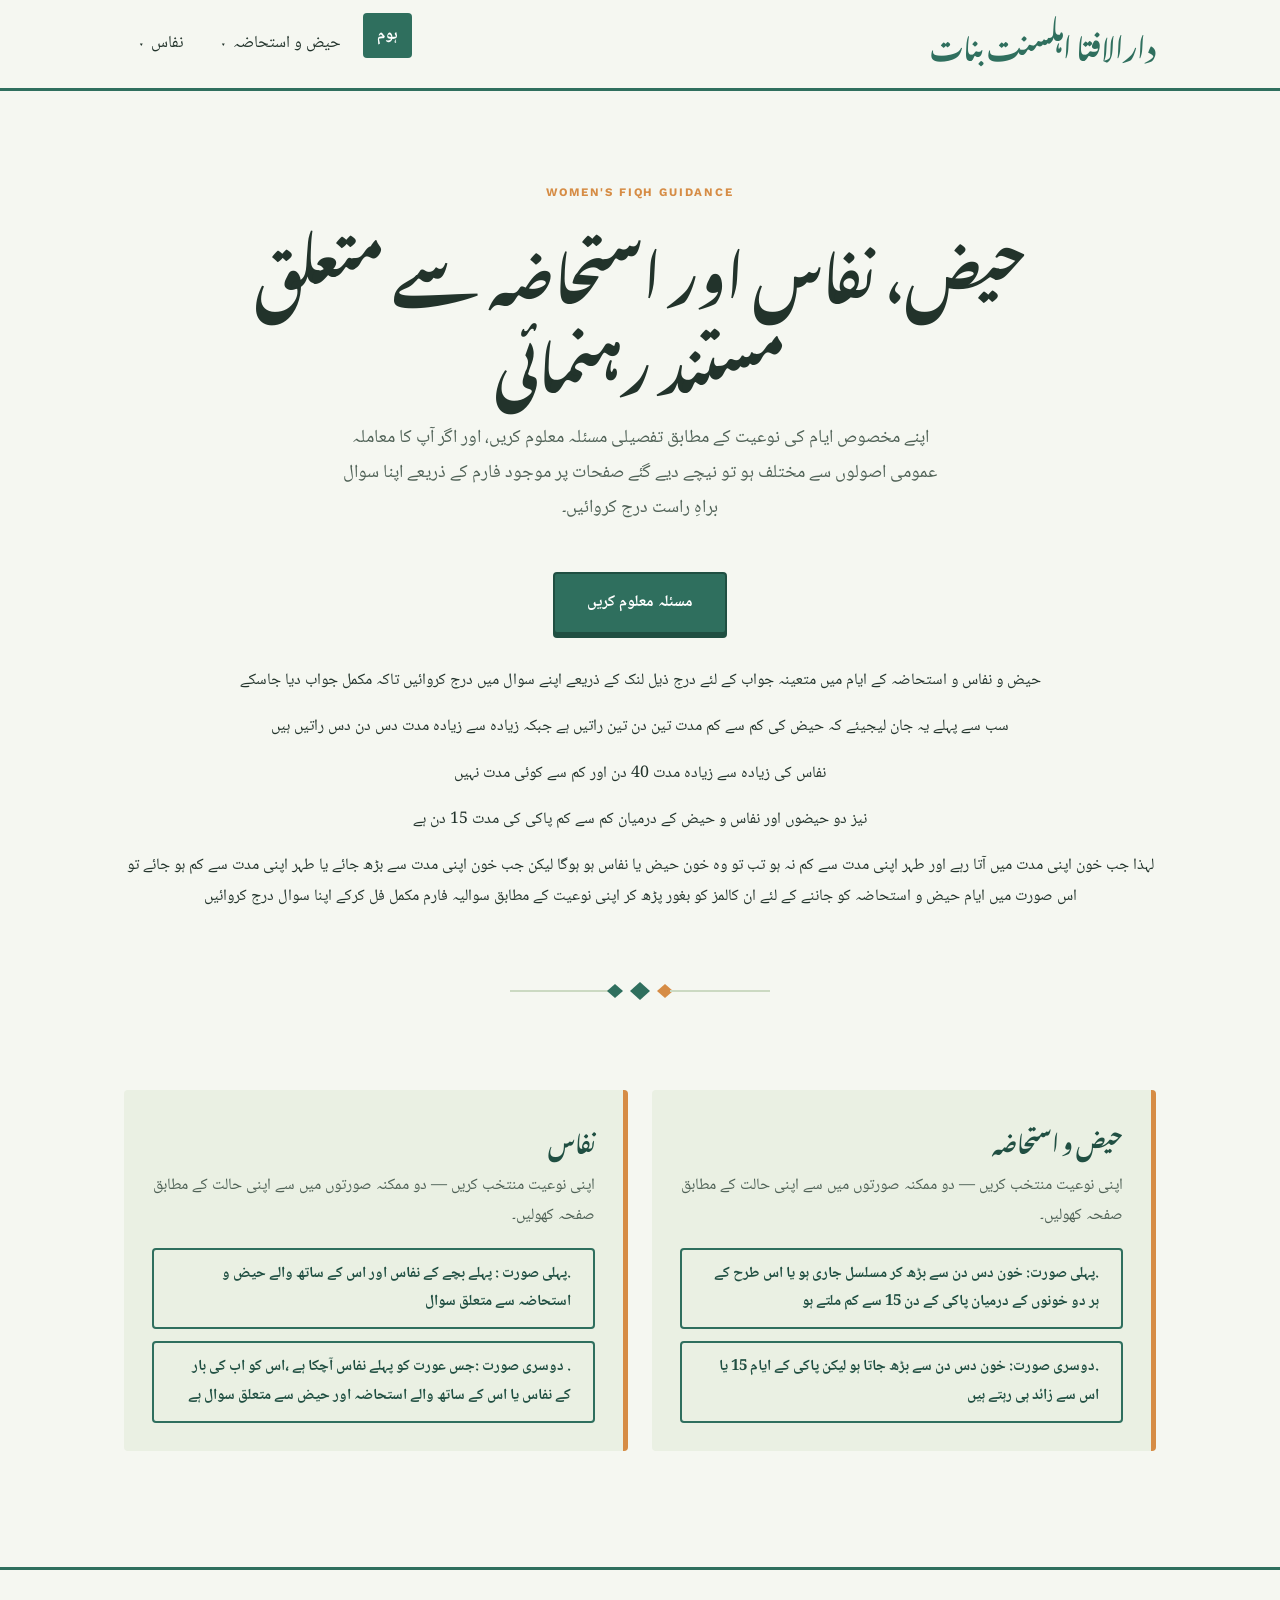
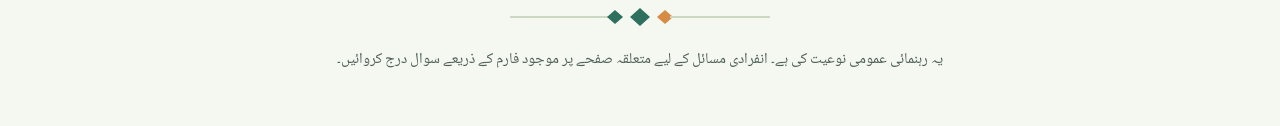
<file: index.html>
<!DOCTYPE html>
<html lang="ur" dir="rtl">
<head>
<meta charset="UTF-8">
<meta name="viewport" content="width=device-width, initial-scale=1.0">
<title>مسائلِ طہارت — رہنمائی و سوالات</title>
<link rel="preconnect" href="https://fonts.googleapis.com">
<link href="https://fonts.googleapis.com/css2?family=Noto+Nastaliq+Urdu:wght@400;700&family=Noto+Naskh+Arabic:wght@400;700&family=Work+Sans:wght@400;600;700&display=swap" rel="stylesheet">
<link rel="stylesheet" href="style.css">
</head>
<body dir="rtl">

<header class="site-header">
  <div class="nav-wrap">
    <a href="index.html" class="brand"><span>دارالافتا اہلسنت بنات</span></a>
    <button class="nav-toggle" aria-label="مینیو کھولیں" aria-expanded="false">
      <span></span><span></span><span></span>
    </button>
    <ul class="nav-links">
      <li><a href="index.html" class="active">ہوم</a></li>
      <li class="nav-item-dropdown">
        <a href="#" class="dropdown-toggle">حیض و استحاضہ <span class="caret">▾</span></a>
        <ul class="dropdown-menu">
          <li><a href="h-case1.html">پہلی صورت</a></li>
          <li><a href="h-case2.html">دوسری صورت</a></li>
        </ul>
      </li>
      <li class="nav-item-dropdown">
        <a href="#" class="dropdown-toggle">نفاس <span class="caret">▾</span></a>
        <ul class="dropdown-menu">
          <li><a href="nifas-case1.html">پہلی صورت</a></li>
          <li><a href="nifas-case2.html">دوسری صورت</a></li>
        </ul>
      </li>
    </ul>
  </div>
</header>

<section class="hero">
  <p class="eyebrow" style="font-family:'Work Sans',sans-serif;">Women's Fiqh Guidance</p>
  <h1>حیض، نفاس اور استحاضہ سے متعلق<br>مستند رہنمائی</h1>
  <p class="lead">اپنے مخصوص ایام کی نوعیت کے مطابق تفصیلی مسئلہ معلوم کریں، اور اگر آپ کا معاملہ عمومی اصولوں سے مختلف ہو تو نیچے دیے گئے صفحات پر موجود فارم کے ذریعے اپنا سوال براہِ راست درج کروائیں۔</p>
   <p class="btn btn-primary">مسئلہ معلوم کریں</p>
  <p >حیض و نفاس و استحاضہ کے ایام میں متعینہ جواب کے لئے درج ذیل لنک کے ذریعے اپنے سوال میں درج کروائیں تاکہ مکمل جواب دیا جاسکے</p>
   <p >سب سے پہلے یہ جان لیجیئے کہ حیض کی کم سے کم مدت تین دن تین راتیں ہے جبکہ زیادہ سے زیادہ مدت دس دن دس راتیں ہیں 
</p>
<p >نفاس کی زیادہ سے زیادہ مدت 40 دن اور کم سے کوئی مدت نہیں </p>
<p >نیز دو حیضوں اور نفاس و حیض کے درمیان کم سے کم پاکی کی مدت 15 دن ہے </p>
<p >لہذا جب خون اپنی مدت میں آتا رہے اور طہر اپنی مدت سے کم نہ ہو تب تو وہ خون حیض یا نفاس ہو ہوگا 
لیکن جب خون اپنی مدت سے بڑھ جائے یا طہر اپنی مدت سے کم ہو جائے تو اس صورت میں ایام حیض و استحاضہ  کو جاننے کے لئے ان کالمز کو بغور پڑھ کر اپنی نوعیت کے مطابق سوالیہ فارم مکمل فل کرکے اپنا سوال درج کروائیں</p>
</section>


<svg class="stroke-divider" viewBox="0 0 260 22">
  <line x1="0" y1="11" x2="100" y2="11" />
  <polygon class="diamond" points="130,2 140,11 130,20 120,11" />
  <polygon class="diamond" points="155,4 163,11 155,18 147,11" />
  <polygon class="diamond" points="105,4 113,11 105,18 97,11" />
  <line x1="160" y1="11" x2="260" y2="11" />
</svg>

<section class="section">
  <div class="cards">
    <div class="card">
      <h3>حیض و استحاضہ</h3>
      <p>اپنی نوعیت منتخب کریں — دو ممکنہ صورتوں میں سے اپنی حالت کے مطابق صفحہ کھولیں۔</p>
     <div style="display:flex; gap:12px; flex-wrap:wrap; margin-top:6px;">
        <a href="h-case1.html" class="btn btn-outline" style="padding:10px 22px; font-size:.95rem;">.پہلی صورت: خون دس دن سے بڑھ کر مسلسل جاری ہو یا اس طرح کے ہر دو خونوں کے درمیان پاکی کے دن 15 سے کم ملتے ہو </a>
        <a href="h-case2.html" class="btn btn-outline" style="padding:10px 22px; font-size:.95rem;">.دوسری صورت: خون دس دن سے بڑھ جاتا ہو لیکن پاکی کے ایام 15 یا اس سے زائد ہی رہتے ہیں</a>
      </div>
    </div>
    <div class="card">
      <h3>نفاس</h3>
      <p>اپنی نوعیت منتخب کریں — دو ممکنہ صورتوں میں سے اپنی حالت کے مطابق صفحہ کھولیں۔</p>
       <div style="display:flex; gap:12px; flex-wrap:wrap; margin-top:6px;">
        <a href="nifas-case1.html" class="btn btn-outline" style="padding:10px 22px; font-size:.95rem;">.پہلی صورت :  پہلے بچے کے نفاس اور اس کے ساتھ والے حیض و استحاضہ سے متعلق سوال </a>
        <a href="nifas-case2.html" class="btn btn-outline" style="padding:10px 22px; font-size:.95rem;">. دوسری صورت :جس عورت کو پہلے نفاس آچکا ہے ،اس کو اب کی بار کے نفاس یا اس کے ساتھ والے استحاضہ اور حیض سے متعلق سوال ہے</a>
      </div>
    </div>
  </div>
</section>

<footer class="site-footer">
  <svg class="stroke-divider" viewBox="0 0 260 22">
  <line x1="0" y1="11" x2="100" y2="11" />
  <polygon class="diamond" points="130,2 140,11 130,20 120,11" />
  <polygon class="diamond" points="155,4 163,11 155,18 147,11" />
  <polygon class="diamond" points="105,4 113,11 105,18 97,11" />
  <line x1="160" y1="11" x2="260" y2="11" />
</svg>
  <p>یہ رہنمائی عمومی نوعیت کی ہے۔ انفرادی مسائل کے لیے متعلقہ صفحے پر موجود فارم کے ذریعے سوال درج کروائیں۔</p>
</footer>

<script src="script.js"></script>
</body>
</html>
</file>
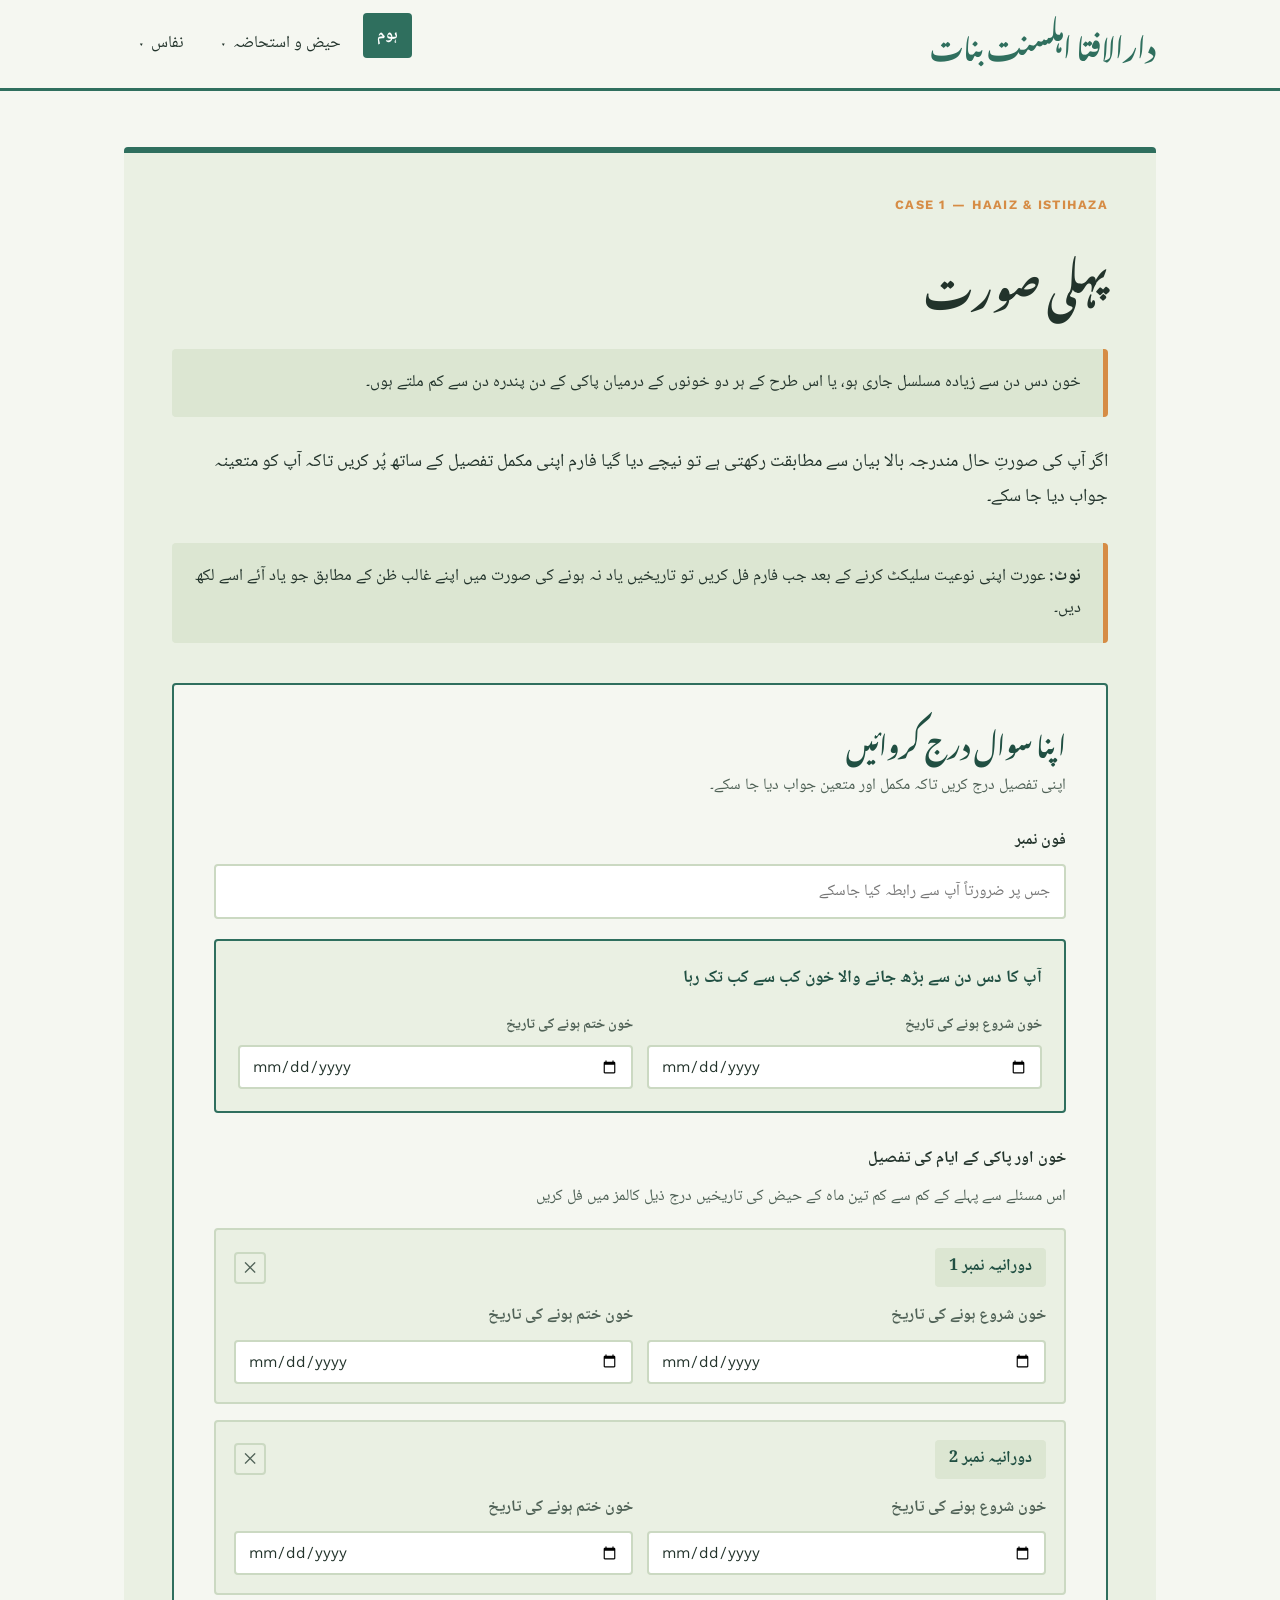
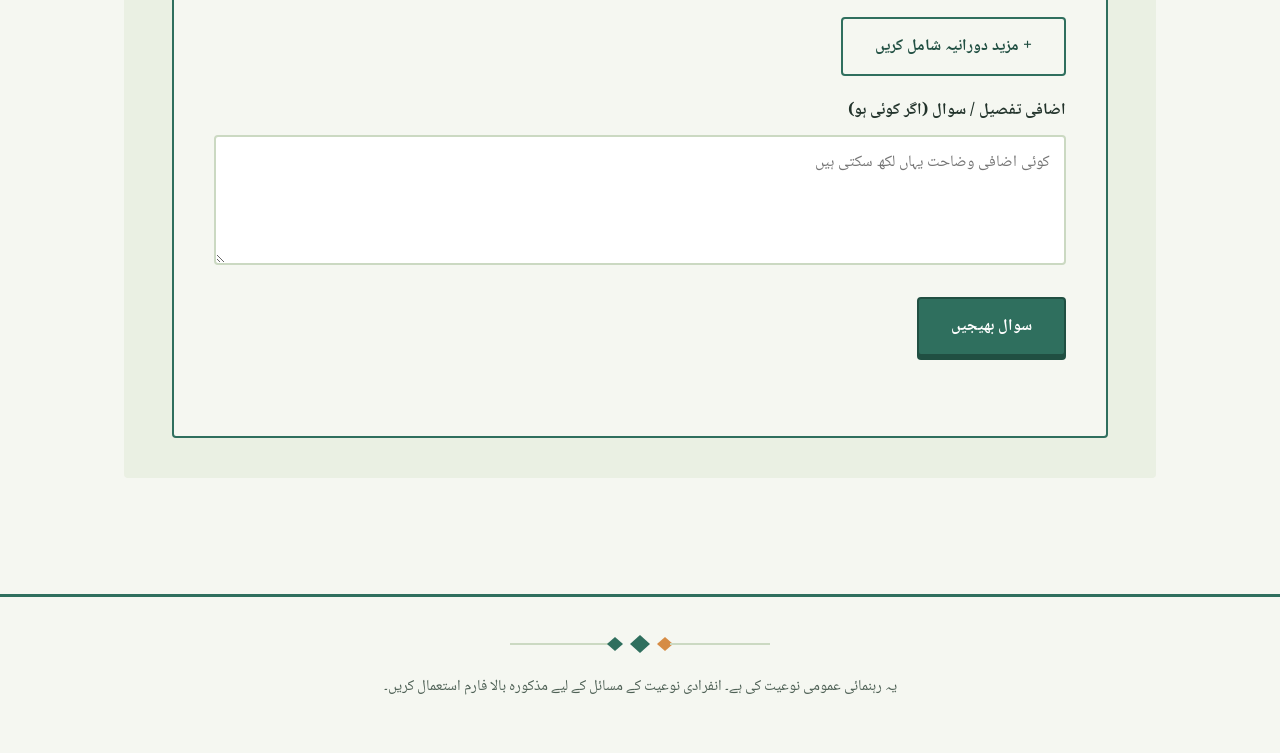
<file: h-case1.html>
<!DOCTYPE html>
<html lang="ur" dir="rtl">
<head>
<meta charset="UTF-8">
<meta name="viewport" content="width=device-width, initial-scale=1.0">
<title>پہلی صورت — حیض و استحاضہ</title>
<link rel="preconnect" href="https://fonts.googleapis.com">
<link href="https://fonts.googleapis.com/css2?family=Noto+Nastaliq+Urdu:wght@400;700&family=Noto+Naskh+Arabic:wght@400;700&family=Work+Sans:wght@400;600;700&display=swap" rel="stylesheet">
<link rel="stylesheet" href="style.css">
</head>
<body dir="rtl">

<header class="site-header">
  <div class="nav-wrap">
    <a href="index.html" class="brand"><span>دارالافتا اہلسنت بنات</span></a>
    <button class="nav-toggle" aria-label="مینیو کھولیں" aria-expanded="false">
      <span></span><span></span><span></span>
    </button>
   <ul class="nav-links">
      <li><a href="index.html" class="active">ہوم</a></li>
      <li class="nav-item-dropdown">
        <a href="#" class="dropdown-toggle">حیض و استحاضہ <span class="caret">▾</span></a>
        <ul class="dropdown-menu">
          <li><a href="h-case1.html">پہلی صورت</a></li>
          <li><a href="h-case2.html">دوسری صورت</a></li>
        </ul>
      </li>
      <li class="nav-item-dropdown">
        <a href="#" class="dropdown-toggle">نفاس <span class="caret">▾</span></a>
        <ul class="dropdown-menu">
          <li><a href="nifas-case1.html">پہلی صورت</a></li>
          <li><a href="nifas-case2.html">دوسری صورت</a></li>
        </ul>
      </li>
    </ul>
  </div>
</header>

<section class="section">
  <div class="article">
    <p class="subtitle">CASE 1 — HAAIZ &amp; ISTIHAZA</p>
    <h1>پہلی صورت</h1>

    <div class="notice-box">
      خون دس دن سے زیادہ مسلسل جاری ہو، یا اس طرح کے ہر دو خونوں کے درمیان پاکی کے دن پندرہ دن سے کم ملتے ہوں۔
    </div>

    <p>اگر آپ کی صورتِ حال مندرجہ بالا بیان سے مطابقت رکھتی ہے تو نیچے دیا گیا فارم اپنی مکمل تفصیل کے ساتھ پُر کریں تاکہ آپ کو متعینہ جواب دیا جا سکے۔</p>

    <div class="notice-box">
      <strong>نوٹ:</strong> عورت اپنی نوعیت سلیکٹ کرنے کے بعد جب فارم فل کریں تو تاریخیں یاد نہ ہونے کی صورت میں اپنے غالب ظن کے مطابق جو یاد آئے اسے لکھ دیں۔
    </div>

    <form id="question-form" class="form-card" novalidate>
      <h2>اپنا سوال درج کروائیں</h2>
      <p class="form-hint">اپنی تفصیل درج کریں تاکہ مکمل اور متعین جواب دیا جا سکے۔</p>

      <div class="field">
        <label for="q-name">فون نمبر</label>
        <input type="number" id="q-name" name="q-name" placeholder="جس پر ضرورتاً آپ سے رابطہ کیا جاسکے" required>
      </div>
     
  <div class="card-1">
    <p class="para">آپ کا دس دن سے بڑھ جانے والا خون  کب سے کب تک رہا</p>
       <div class="date-entry-grid">
          <div class="date-sub-field">
            <label>خون شروع ہونے کی تاریخ</label>
            <input type="date" class="bleed-start" name="bleed-start[]">
          </div>
          <div class="date-sub-field">
            <label>خون ختم ہونے کی تاریخ</label>
            <input type="date" class="bleed-end" name="bleed-end[]">
          </div>
        </div>
</div>
<br>
      <div class="field">
        <label>خون اور پاکی کے ایام کی تفصیل</label>
        <p class="form-hint" style="margin:0 0 16px;">اس مسئلے سے پہلے کے کم سے کم تین ماہ کے حیض کی تاریخیں درج ذیل کالمز میں فل کریں</p>

        <div id="date-entries"></div>

        <button type="button" id="add-entry-btn" class="btn btn-outline" style="margin-top:6px;">+ مزید دورانیہ شامل کریں</button>
      </div>

      <div class="field">
        <label for="q-text">اضافی تفصیل / سوال (اگر کوئی ہو)</label>
        <textarea id="q-text" name="q-text" placeholder="کوئی اضافی وضاحت یہاں لکھ سکتی ہیں"></textarea>
      </div>

      <button type="submit" class="btn btn-primary">سوال بھیجیں</button>
      <p id="form-status" class="form-status" role="status" aria-live="polite"></p>
    </form>

    <template id="date-entry-template">
      <div class="date-entry-row">
        <div class="date-entry-header">
          <span class="date-entry-num"></span>
          <button type="button" class="remove-entry-btn" aria-label="یہ دورانیہ حذف کریں">✕</button>
        </div>
        <div class="date-entry-grid">
          <div class="date-sub-field">
            <label>خون شروع ہونے کی تاریخ</label>
            <input type="date" class="bleed-start" name="bleed-start[]">
          </div>
          <div class="date-sub-field">
            <label>خون ختم ہونے کی تاریخ</label>
            <input type="date" class="bleed-end" name="bleed-end[]">
          </div>
        </div>
      </div>
    </template>
  </div>
</section>

<footer class="site-footer">
  <svg class="stroke-divider" viewBox="0 0 260 22">
    <line x1="0" y1="11" x2="100" y2="11" />
    <polygon class="diamond" points="130,2 140,11 130,20 120,11" />
    <polygon class="diamond" points="155,4 163,11 155,18 147,11" />
    <polygon class="diamond" points="105,4 113,11 105,18 97,11" />
    <line x1="160" y1="11" x2="260" y2="11" />
  </svg>
  <p>یہ رہنمائی عمومی نوعیت کی ہے۔ انفرادی نوعیت کے مسائل کے لیے مذکورہ بالا فارم استعمال کریں۔</p>
</footer>

<script src="script.js"></script>
<script>
// ===== Dynamic date-entry rows (Case 1 form) =====
document.addEventListener('DOMContentLoaded', () => {
  const container = document.querySelector('#date-entries');
  const template = document.querySelector('#date-entry-template');
  const addBtn = document.querySelector('#add-entry-btn');
  if (!container || !template || !addBtn) return;

  function renumber() {
    container.querySelectorAll('.date-entry-row').forEach((row, i) => {
      row.querySelector('.date-entry-num').textContent = 'دورانیہ نمبر ' + (i + 1);
      const removeBtn = row.querySelector('.remove-entry-btn');
      removeBtn.style.visibility = container.children.length > 1 ? 'visible' : 'hidden';
    });
  }

  function addEntry() {
    const clone = template.content.cloneNode(true);
    const row = clone.querySelector('.date-entry-row');
    row.querySelector('.remove-entry-btn').addEventListener('click', () => {
      row.remove();
      renumber();
    });
    container.appendChild(clone);
    renumber();
  }

  addBtn.addEventListener('click', addEntry);

  // Start with 2 entries by default
  addEntry();
  addEntry();
});
</script>
</body>
</html>
</file>
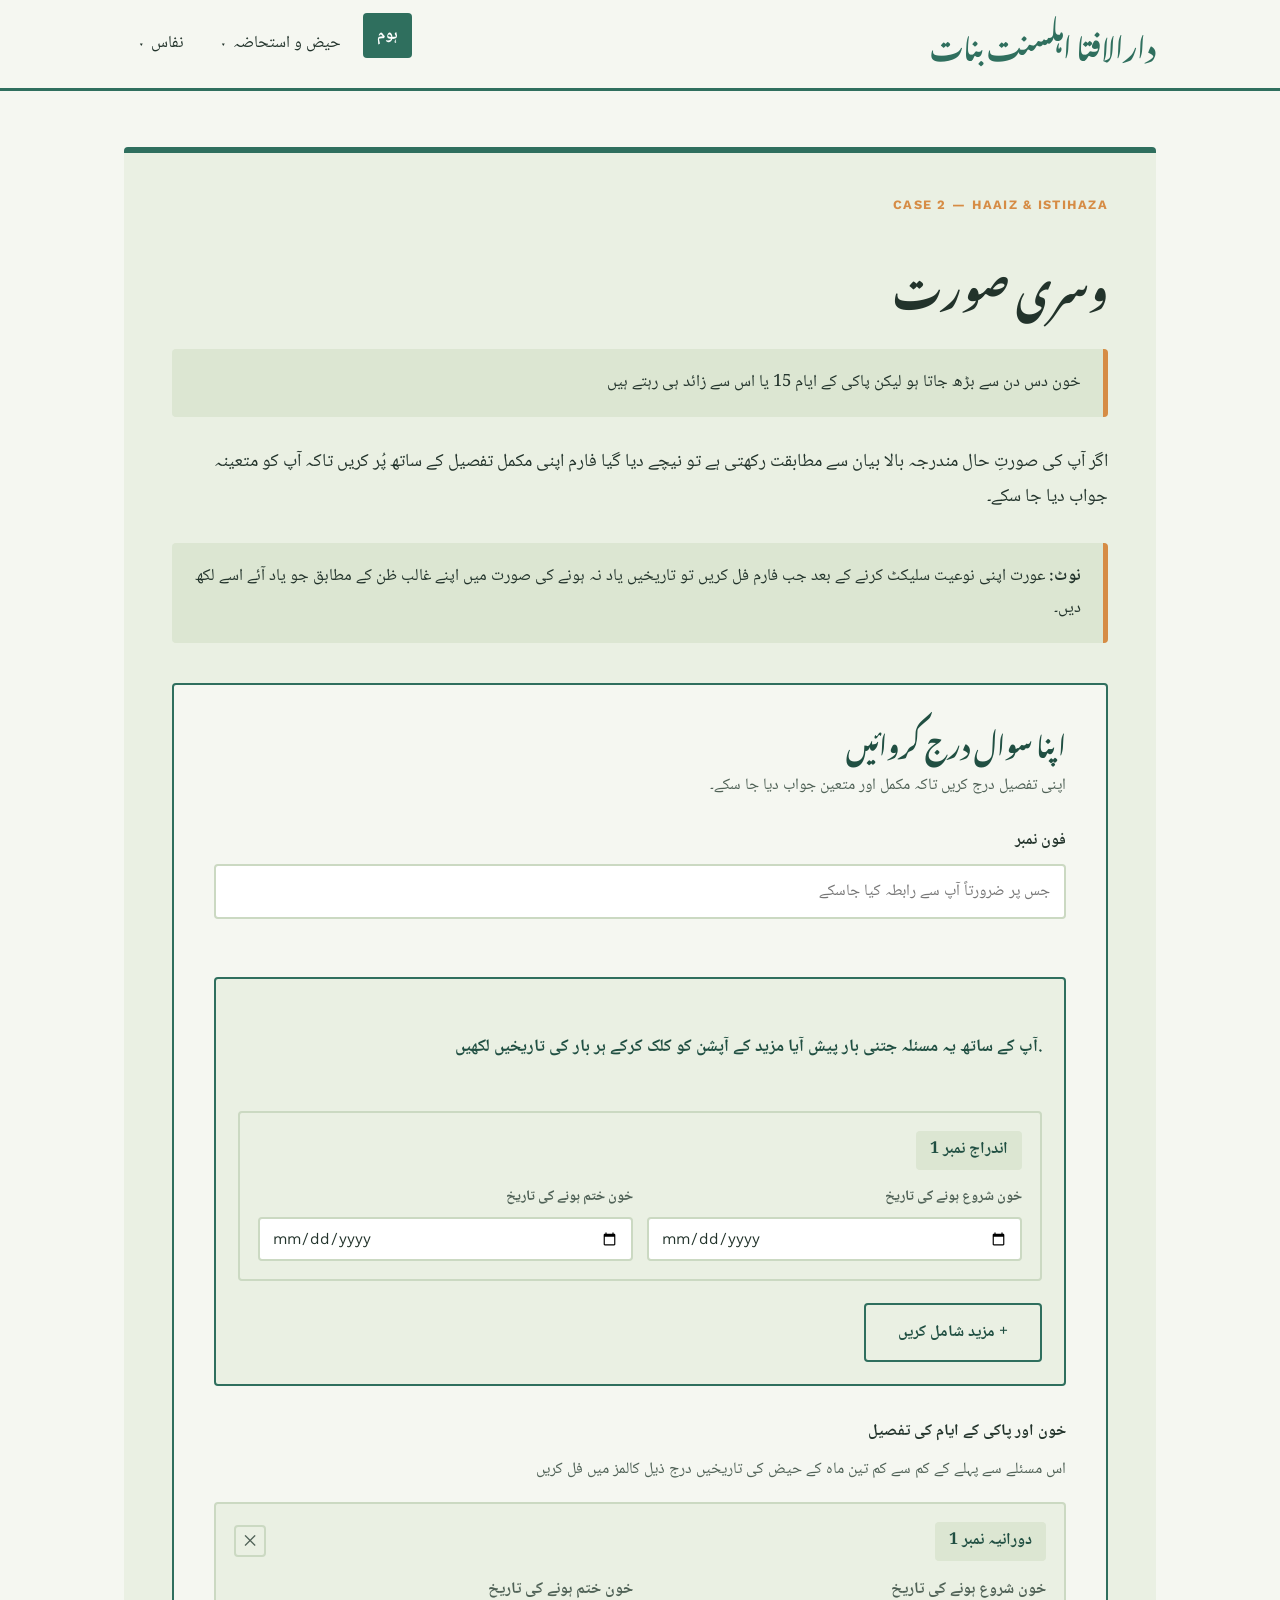
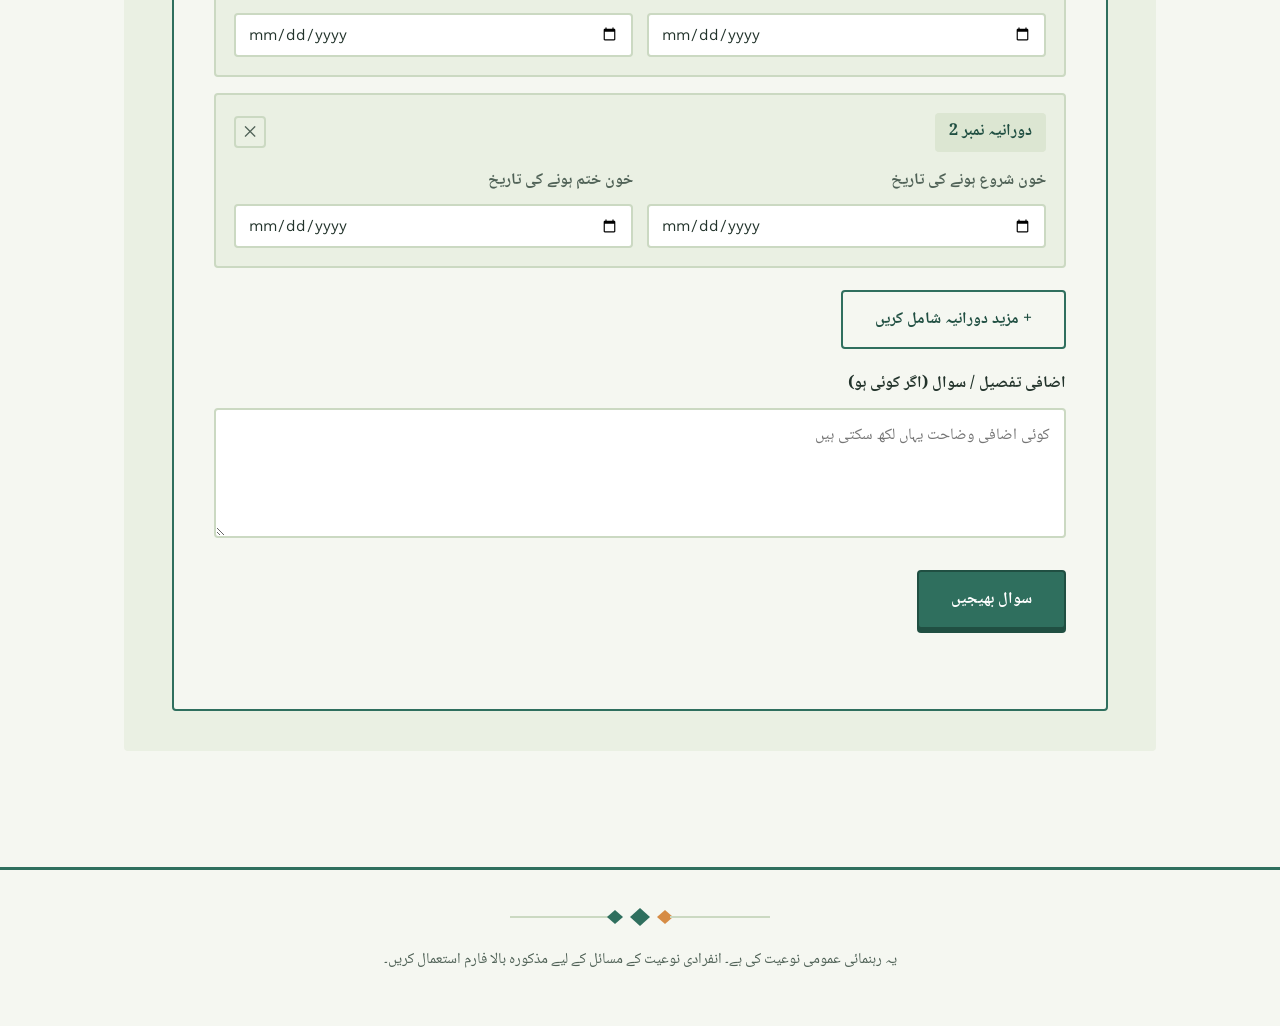
<file: h-case2.html>
<!DOCTYPE html>
<html lang="ur" dir="rtl">
<head>
<meta charset="UTF-8">
<meta name="viewport" content="width=device-width, initial-scale=1.0">
<title>>دوسری صورت — حیض و استحاضہ</title>
<link rel="preconnect" href="https://fonts.googleapis.com">
<link href="https://fonts.googleapis.com/css2?family=Noto+Nastaliq+Urdu:wght@400;700&family=Noto+Naskh+Arabic:wght@400;700&family=Work+Sans:wght@400;600;700&display=swap" rel="stylesheet">
<link rel="stylesheet" href="style.css">
</head>
<body dir="rtl">

<header class="site-header">
  <div class="nav-wrap">
    <a href="index.html" class="brand"><span>دارالافتا اہلسنت بنات</span></a>
    <button class="nav-toggle" aria-label="مینیو کھولیں" aria-expanded="false">
      <span></span><span></span><span></span>
    </button>
   <ul class="nav-links">
      <li><a href="index.html" class="active">ہوم</a></li>
      <li class="nav-item-dropdown">
        <a href="#" class="dropdown-toggle">حیض و استحاضہ <span class="caret">▾</span></a>
        <ul class="dropdown-menu">
          <li><a href="h-case1.html">پہلی صورت</a></li>
          <li><a href="h-case2.html">دوسری صورت</a></li>
        </ul>
      </li>
      <li class="nav-item-dropdown">
        <a href="#" class="dropdown-toggle">نفاس <span class="caret">▾</span></a>
        <ul class="dropdown-menu">
          <li><a href="nifas-case1.html">پہلی صورت</a></li>
          <li><a href="nifas-case2.html">دوسری صورت</a></li>
        </ul>
      </li>
    </ul>
  </div>
</header>

<section class="section">
  <div class="article">
    <p class="subtitle">CASE 2 — HAAIZ &amp; ISTIHAZA</p>
   <h1>وسری صورت </h1>

    <div class="notice-box">
     خون دس دن سے بڑھ جاتا ہو لیکن پاکی کے ایام 15 یا اس سے زائد ہی رہتے ہیں
    </div>

    <p>اگر آپ کی صورتِ حال مندرجہ بالا بیان سے مطابقت رکھتی ہے تو نیچے دیا گیا فارم اپنی مکمل تفصیل کے ساتھ پُر کریں تاکہ آپ کو متعینہ جواب دیا جا سکے۔</p>

    <div class="notice-box">
      <strong>نوٹ:</strong> عورت اپنی نوعیت سلیکٹ کرنے کے بعد جب فارم فل کریں تو تاریخیں یاد نہ ہونے کی صورت میں اپنے غالب ظن کے مطابق جو یاد آئے اسے لکھ دیں۔
    </div>

    <form id="question-form" class="form-card" novalidate>
      <h2>اپنا سوال درج کروائیں</h2>
      <p class="form-hint">اپنی تفصیل درج کریں تاکہ مکمل اور متعین جواب دیا جا سکے۔</p>

      <div class="field">
        <label for="q-name">فون نمبر</label>
        <input type="number" id="q-name" name="q-name" placeholder="جس پر ضرورتاً آپ سے رابطہ کیا جاسکے" required>
      </div>
      <br>

      <div class="card-1">
        <br>
        <p class="para">.آپ کے ساتھ یہ مسئلہ جتنی بار پیش آیا مزید کے آپشن  کو  کلک کرکے ہر بار کی تاریخیں لکھیں</p>
         <br>
        <div id="excess-bleed-entries"></div>

        <button type="button" id="add-excess-entry-btn" class="btn btn-outline" style="margin-top:6px;">+ مزید شامل کریں</button>
      </div>
      <br>

      <div class="field">
        <label>خون اور پاکی کے ایام کی تفصیل</label>
        <p class="form-hint" style="margin:0 0 16px;">اس مسئلے سے پہلے کے کم سے کم تین ماہ کے حیض کی تاریخیں درج ذیل کالمز میں فل کریں</p>

        <div id="date-entries"></div>

        <button type="button" id="add-entry-btn" class="btn btn-outline" style="margin-top:6px;">+ مزید دورانیہ شامل کریں</button>
      </div>

      <div class="field">
        <label for="q-text">اضافی تفصیل / سوال (اگر کوئی ہو)</label>
        <textarea id="q-text" name="q-text" placeholder="کوئی اضافی وضاحت یہاں لکھ سکتی ہیں"></textarea>
      </div>

      <button type="submit" class="btn btn-primary">سوال بھیجیں</button>
      <p id="form-status" class="form-status" role="status" aria-live="polite"></p>
    </form>

    <template id="excess-bleed-template">
      <div class="date-entry-row">
        <div class="date-entry-header">
          <span class="date-entry-num"></span>
          <button type="button" class="remove-entry-btn" aria-label="یہ اندراج حذف کریں">✕</button>
        </div>
        <div class="date-entry-grid">
          <div class="date-sub-field">
            <label>خون شروع ہونے کی تاریخ</label>
            <input type="date" class="bleed-start" name="excess-bleed-start[]">
          </div>
          <div class="date-sub-field">
            <label>خون ختم ہونے کی تاریخ</label>
            <input type="date" class="bleed-end" name="excess-bleed-end[]">
          </div>
        </div>
      </div>
    </template>

    <template id="date-entry-template">
      <div class="date-entry-row">
        <div class="date-entry-header">
          <span class="date-entry-num"></span>
          <button type="button" class="remove-entry-btn" aria-label="یہ دورانیہ حذف کریں">✕</button>
        </div>
        <div class="date-entry-grid">
          <div class="date-sub-field">
            <label>خون شروع ہونے کی تاریخ</label>
            <input type="date" class="bleed-start" name="bleed-start[]">
          </div>
          <div class="date-sub-field">
            <label>خون ختم ہونے کی تاریخ</label>
            <input type="date" class="bleed-end" name="bleed-end[]">
          </div>
        </div>
      </div>
    </template>
  </div>
</section>

<footer class="site-footer">
  <svg class="stroke-divider" viewBox="0 0 260 22">
    <line x1="0" y1="11" x2="100" y2="11" />
    <polygon class="diamond" points="130,2 140,11 130,20 120,11" />
    <polygon class="diamond" points="155,4 163,11 155,18 147,11" />
    <polygon class="diamond" points="105,4 113,11 105,18 97,11" />
    <line x1="160" y1="11" x2="260" y2="11" />
  </svg>
  <p>یہ رہنمائی عمومی نوعیت کی ہے۔ انفرادی نوعیت کے مسائل کے لیے مذکورہ بالا فارم استعمال کریں۔</p>
</footer>

<script src="script.js"></script>
<script>
// ===== Generic dynamic date-entry row builder =====
function setupDateEntryGroup(containerId, templateId, addBtnId, numberLabel) {
  const container = document.querySelector(containerId);
  const template = document.querySelector(templateId);
  const addBtn = document.querySelector(addBtnId);
  if (!container || !template || !addBtn) return;

  function renumber() {
    container.querySelectorAll('.date-entry-row').forEach((row, i) => {
      row.querySelector('.date-entry-num').textContent = numberLabel + ' ' + (i + 1);
      const removeBtn = row.querySelector('.remove-entry-btn');
      removeBtn.style.visibility = container.children.length > 1 ? 'visible' : 'hidden';
    });
  }

  function addEntry() {
    const clone = template.content.cloneNode(true);
    const row = clone.querySelector('.date-entry-row');
    row.querySelector('.remove-entry-btn').addEventListener('click', () => {
      row.remove();
      renumber();
    });
    container.appendChild(clone);
    renumber();
  }

  addBtn.addEventListener('click', addEntry);
  addEntry();
}

document.addEventListener('DOMContentLoaded', () => {
  setupDateEntryGroup('#excess-bleed-entries', '#excess-bleed-template', '#add-excess-entry-btn', 'اندراج نمبر');
  setupDateEntryGroup('#date-entries', '#date-entry-template', '#add-entry-btn', 'دورانیہ نمبر');
  // second entry by default for the monthly-history group only
  document.querySelector('#add-entry-btn').click();
});
</script>
</body>
</html>
</file>
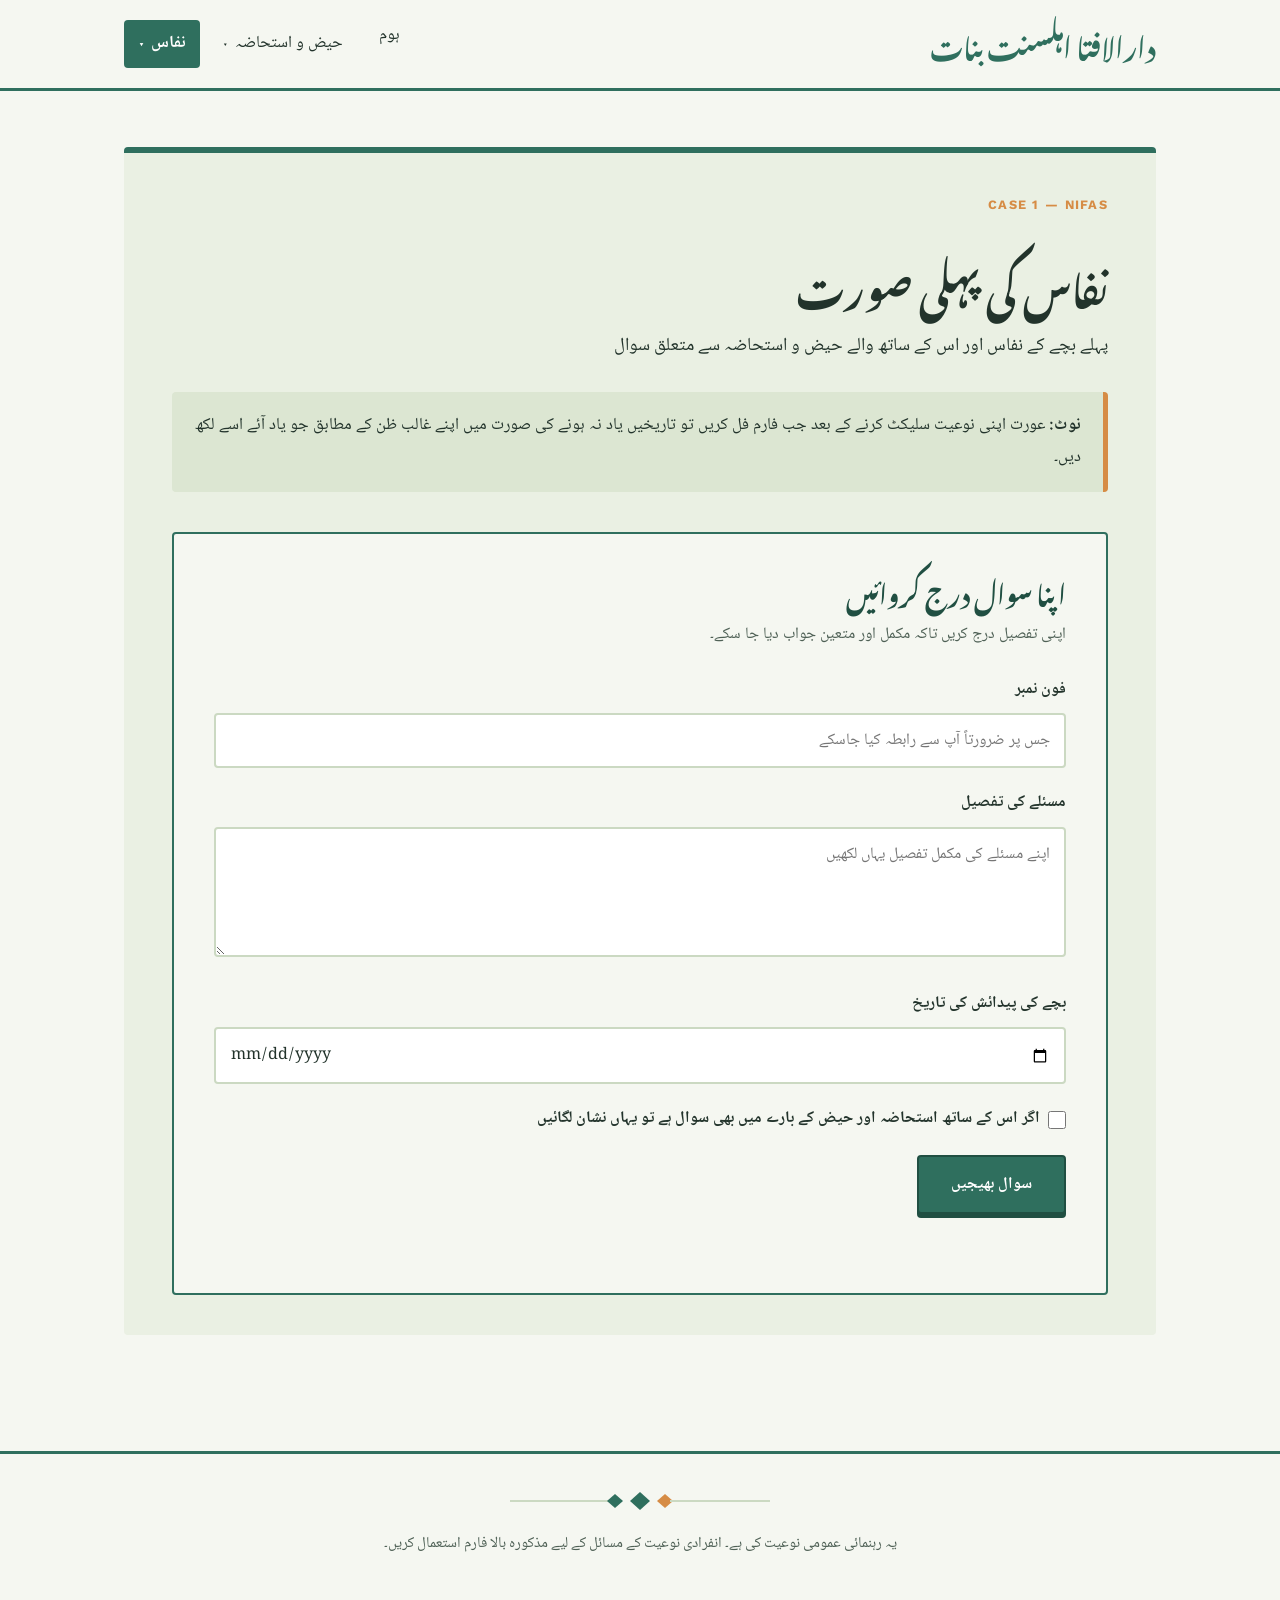
<file: nifas-case1.html>
<!DOCTYPE html>
<html lang="ur" dir="rtl">
<head>
<meta charset="UTF-8">
<meta name="viewport" content="width=device-width, initial-scale=1.0">
<title>پہلی صورت — نفاس</title>
<link rel="preconnect" href="https://fonts.googleapis.com">
<link href="https://fonts.googleapis.com/css2?family=Noto+Nastaliq+Urdu:wght@400;700&family=Noto+Naskh+Arabic:wght@400;700&family=Work+Sans:wght@400;600;700&display=swap" rel="stylesheet">
<link rel="stylesheet" href="style.css">
</head>
<body dir="rtl">

<header class="site-header">
  <div class="nav-wrap">
    <a href="index.html" class="brand"><span>دارالافتا اہلسنت بنات</span></a>
    <button class="nav-toggle" aria-label="مینیو کھولیں" aria-expanded="false">
      <span></span><span></span><span></span>
    </button>
    <ul class="nav-links">
      <li><a href="index.html">ہوم</a></li>
      <li class="nav-item-dropdown">
        <a href="#" class="dropdown-toggle">حیض و استحاضہ <span class="caret">▾</span></a>
        <ul class="dropdown-menu">
          <li><a href="case1.html">پہلی صورت</a></li>
          <li><a href="case2.html">دوسری صورت</a></li>
        </ul>
      </li>
      <li class="nav-item-dropdown open">
        <a href="#" class="dropdown-toggle active">نفاس <span class="caret">▾</span></a>
        <ul class="dropdown-menu">
          <li><a href="nifas-case1.html" class="active">پہلی صورت</a></li>
          <li><a href="nifas-case2.html">دوسری صورت</a></li>
        </ul>
      </li>
    </ul>
  </div>
</header>

<section class="section">
  <div class="article">
    <p class="subtitle">CASE 1 — NIFAS</p>
    <h1>نفاس کی پہلی صورت</h1>

    <p>پہلے بچے کے نفاس اور اس کے ساتھ والے حیض و استحاضہ سے متعلق سوال </p>
    <div class="notice-box">
      <strong>نوٹ:</strong> عورت اپنی نوعیت سلیکٹ کرنے کے بعد جب فارم فل کریں تو تاریخیں یاد نہ ہونے کی صورت میں اپنے غالب ظن کے مطابق جو یاد آئے اسے لکھ دیں۔
    </div>

    <form id="question-form" class="form-card" novalidate>
      <h2>اپنا سوال درج کروائیں</h2>
      <p class="form-hint">اپنی تفصیل درج کریں تاکہ مکمل اور متعین جواب دیا جا سکے۔</p>

      <div class="field">
        <label for="q-name">فون نمبر</label>
        <input type="text" id="q-name" name="q-name" placeholder="جس پر ضرورتاً آپ سے رابطہ کیا جاسکے" required>
      </div>

      <div class="field">
        <label for="q-text">مسئلے کی تفصیل</label>
        <textarea id="q-text" name="q-text" placeholder="اپنے مسئلے کی مکمل تفصیل یہاں لکھیں" required></textarea>
      </div>

      <div class="field">
        <label for="birth-date">بچے کی پیدائش کی تاریخ</label>
        <input type="date" id="birth-date" name="birth-date" required>
      </div>

      <div class="field">
        <label style="display:flex; align-items:center; gap:8px; cursor:pointer;">
          <input type="checkbox" id="haaiz-related-toggle" style="width:18px; height:18px; margin:0;">
          اگر اس کے ساتھ استحاضہ اور حیض کے بارے میں بھی سوال ہے تو یہاں نشان لگائیں
        </label>
      </div>

      <div id="pre-pregnancy-haaiz" style="display:none;">
        <p class="form-hint" style="margin:0 0 16px;">حمل سے پہلے کے دو حیضوں کی تاریخیں درج کریں</p>

        <div class="date-entry-row">
          <div class="date-entry-header">
            <span class="date-entry-num">پہلا حیض (حمل سے پہلے)</span>
          </div>
          <div class="date-entry-grid">
            <div class="date-sub-field">
              <label>شروع ہونے کی تاریخ</label>
              <input type="date" name="pre-haaiz1-start">
            </div>
            <div class="date-sub-field">
              <label>ختم ہونے کی تاریخ</label>
              <input type="date" name="pre-haaiz1-end">
            </div>
          </div>
        </div>

        <div class="date-entry-row">
          <div class="date-entry-header">
            <span class="date-entry-num">دوسرا حیض (حمل سے پہلے)</span>
          </div>
          <div class="date-entry-grid">
            <div class="date-sub-field">
              <label>شروع ہونے کی تاریخ</label>
              <input type="date" name="pre-haaiz2-start">
            </div>
            <div class="date-sub-field">
              <label>ختم ہونے کی تاریخ</label>
              <input type="date" name="pre-haaiz2-end">
            </div>
          </div>
        </div>
      </div>

      <button type="submit" class="btn btn-primary">سوال بھیجیں</button>
      <p id="form-status" class="form-status" role="status" aria-live="polite"></p>
    </form>
  </div>
</section>

<footer class="site-footer">
  <svg class="stroke-divider" viewBox="0 0 260 22">
    <line x1="0" y1="11" x2="100" y2="11" />
    <polygon class="diamond" points="130,2 140,11 130,20 120,11" />
    <polygon class="diamond" points="155,4 163,11 155,18 147,11" />
    <polygon class="diamond" points="105,4 113,11 105,18 97,11" />
    <line x1="160" y1="11" x2="260" y2="11" />
  </svg>
  <p>یہ رہنمائی عمومی نوعیت کی ہے۔ انفرادی نوعیت کے مسائل کے لیے مذکورہ بالا فارم استعمال کریں۔</p>
</footer>

<script src="script.js"></script>
<script>
document.addEventListener('DOMContentLoaded', () => {
  const toggle = document.querySelector('#haaiz-related-toggle');
  const section = document.querySelector('#pre-pregnancy-haaiz');
  if (toggle && section) {
    toggle.addEventListener('change', () => {
      section.style.display = toggle.checked ? 'block' : 'none';
    });
  }
});
</script>
</body>
</html>
</file>
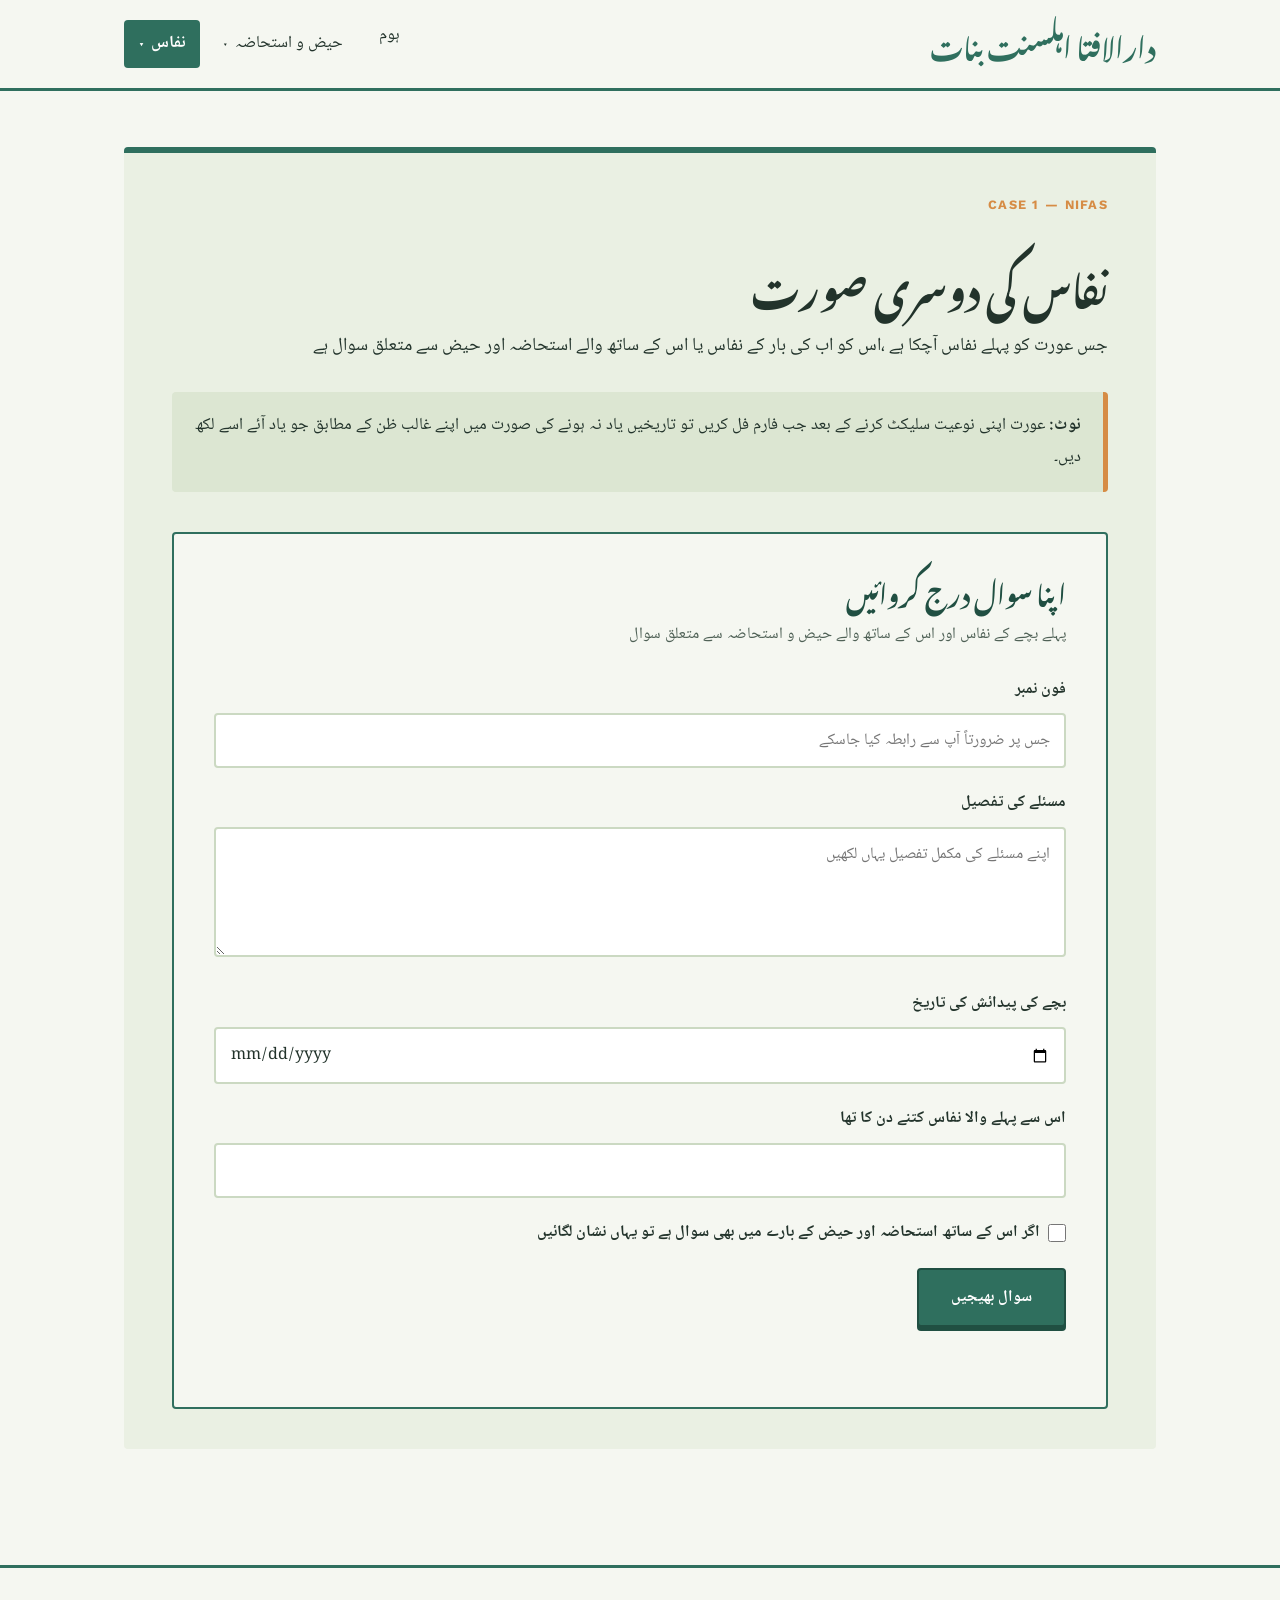
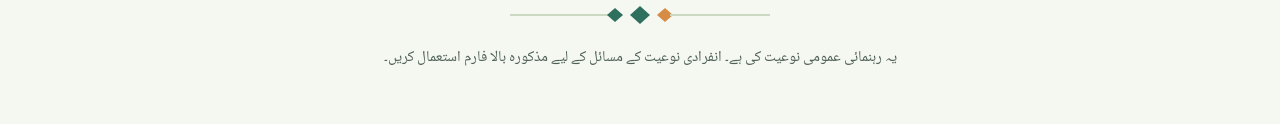
<file: nifas-case2.html>
<!DOCTYPE html>
<html lang="ur" dir="rtl">
<head>
<meta charset="UTF-8">
<meta name="viewport" content="width=device-width, initial-scale=1.0">
<title>پہلی صورت — نفاس</title>
<link rel="preconnect" href="https://fonts.googleapis.com">
<link href="https://fonts.googleapis.com/css2?family=Noto+Nastaliq+Urdu:wght@400;700&family=Noto+Naskh+Arabic:wght@400;700&family=Work+Sans:wght@400;600;700&display=swap" rel="stylesheet">
<link rel="stylesheet" href="style.css">
</head>
<body dir="rtl">

<header class="site-header">
  <div class="nav-wrap">
 <a href="index.html" class="brand"><span>دارالافتا اہلسنت بنات</span></a>
    <button class="nav-toggle" aria-label="مینیو کھولیں" aria-expanded="false">
      <span></span><span></span><span></span>
    </button>
    <ul class="nav-links">
      <li><a href="index.html">ہوم</a></li>
      <li class="nav-item-dropdown">
        <a href="#" class="dropdown-toggle">حیض و استحاضہ <span class="caret">▾</span></a>
        <ul class="dropdown-menu">
          <li><a href="case1.html">پہلی صورت</a></li>
          <li><a href="case2.html">دوسری صورت</a></li>
        </ul>
      </li>
      <li class="nav-item-dropdown open">
        <a href="#" class="dropdown-toggle active">نفاس <span class="caret">▾</span></a>
        <ul class="dropdown-menu">
          <li><a href="nifas-case1.html" class="active">پہلی صورت</a></li>
          <li><a href="nifas-case2.html">دوسری صورت</a></li>
        </ul>
      </li>
    </ul>
  </div>
</header>

<section class="section">
  <div class="article">
    <p class="subtitle">CASE 1 — NIFAS</p>
    <h1>نفاس کی دوسری صورت</h1>

    <p>جس عورت کو پہلے نفاس آچکا ہے ،اس کو اب کی بار کے نفاس یا اس کے ساتھ والے استحاضہ اور حیض سے متعلق سوال ہے</p>

    <div class="notice-box">
      <strong>نوٹ:</strong> عورت اپنی نوعیت سلیکٹ کرنے کے بعد جب فارم فل کریں تو تاریخیں یاد نہ ہونے کی صورت میں اپنے غالب ظن کے مطابق جو یاد آئے اسے لکھ دیں۔
    </div>

    <form id="question-form" class="form-card" novalidate>
      <h2>اپنا سوال درج کروائیں</h2>
      <p class="form-hint">پہلے بچے کے نفاس اور اس کے ساتھ والے حیض و استحاضہ سے متعلق سوال </p>

      <div class="field">
        <label for="q-name">فون نمبر</label>
        <input type="text" id="q-name" name="q-name" placeholder="جس پر ضرورتاً آپ سے رابطہ کیا جاسکے" required>
      </div>

      <div class="field">
        <label for="q-text">مسئلے کی تفصیل</label>
        <textarea id="q-text" name="q-text" placeholder="اپنے مسئلے کی مکمل تفصیل یہاں لکھیں" required></textarea>
      </div>

      <div class="field">
        <label for="birth-date">بچے کی پیدائش کی تاریخ</label>
        <input type="date" id="birth-date" name="birth-date" required>
      </div>

       <div class="field">
        <label for="birth-date">اس سے پہلے والا نفاس کتنے دن کا تھا</label>
        <input type="number" id="birth-date" name="birth-date" required>
      </div>

      <div class="field">
        <label style="display:flex; align-items:center; gap:8px; cursor:pointer;">
          <input type="checkbox" id="haaiz-related-toggle" style="width:18px; height:18px; margin:0;">
          اگر اس کے ساتھ استحاضہ اور حیض کے بارے میں بھی سوال ہے تو یہاں نشان لگائیں
        </label>
      </div>

      <div id="pre-pregnancy-haaiz" style="display:none;">
        <p class="form-hint" style="margin:0 0 16px;">حمل سے پہلے کے دو حیضوں کی تاریخیں درج کریں</p>

        <div class="date-entry-row">
          <div class="date-entry-header">
            <span class="date-entry-num">پہلا حیض (حمل سے پہلے)</span>
          </div>
          <div class="date-entry-grid">
            <div class="date-sub-field">
              <label>شروع ہونے کی تاریخ</label>
              <input type="date" name="pre-haaiz1-start">
            </div>
            <div class="date-sub-field">
              <label>ختم ہونے کی تاریخ</label>
              <input type="date" name="pre-haaiz1-end">
            </div>
          </div>
        </div>

        <div class="date-entry-row">
          <div class="date-entry-header">
            <span class="date-entry-num">دوسرا حیض (حمل سے پہلے)</span>
          </div>
          <div class="date-entry-grid">
            <div class="date-sub-field">
              <label>شروع ہونے کی تاریخ</label>
              <input type="date" name="pre-haaiz2-start">
            </div>
            <div class="date-sub-field">
              <label>ختم ہونے کی تاریخ</label>
              <input type="date" name="pre-haaiz2-end">
            </div>
          </div>
        </div>
      </div>

      <button type="submit" class="btn btn-primary">سوال بھیجیں</button>
      <p id="form-status" class="form-status" role="status" aria-live="polite"></p>
    </form>
  </div>
</section>

<footer class="site-footer">
  <svg class="stroke-divider" viewBox="0 0 260 22">
    <line x1="0" y1="11" x2="100" y2="11" />
    <polygon class="diamond" points="130,2 140,11 130,20 120,11" />
    <polygon class="diamond" points="155,4 163,11 155,18 147,11" />
    <polygon class="diamond" points="105,4 113,11 105,18 97,11" />
    <line x1="160" y1="11" x2="260" y2="11" />
  </svg>
  <p>یہ رہنمائی عمومی نوعیت کی ہے۔ انفرادی نوعیت کے مسائل کے لیے مذکورہ بالا فارم استعمال کریں۔</p>
</footer>

<script src="script.js"></script>
<script>
document.addEventListener('DOMContentLoaded', () => {
  const toggle = document.querySelector('#haaiz-related-toggle');
  const section = document.querySelector('#pre-pregnancy-haaiz');
  if (toggle && section) {
    toggle.addEventListener('change', () => {
      section.style.display = toggle.checked ? 'block' : 'none';
    });
  }
});
</script>
</body>
</html>
</file>
<file: style.css>
/* ===== Tokens — Fresh Theme ===== */
:root {
  --bg: #F5F7F1;
  --bg-panel: #EAF0E3;
  --bg-panel-2: #DCE6D2;
  --ink: #22332B;
  --ink-soft: #4F6156;
  --teal: #2F6F5E;
  --teal-dark: #204F42;
  --amber: #D68C45;
  --line: #CBD9C2;
  --radius: 4px;
  --font-display: 'Noto Nastaliq Urdu', serif;
  --font-body: 'Noto Naskh Arabic', 'Noto Nastaliq Urdu', serif;
  --font-latin: 'Work Sans', sans-serif;
  --shadow: 0 4px 0 var(--teal-dark);
}

* { box-sizing: border-box; }
html { scroll-behavior: smooth; }

body {
  margin: 0;
  background: var(--bg);
  color: var(--ink);
  font-family: var(--font-body);
  line-height: 1.9;
  -webkit-font-smoothing: antialiased;
}
body[dir="rtl"] { direction: rtl; text-align: right; }
img, svg { max-width: 100%; display: block; }
a { color: inherit; text-decoration: none; }

/* ===== Geometric motif divider (replaces ink-stroke) ===== */
.stroke-divider {
  width: 100%;
  max-width: 260px;
  height: 22px;
  margin: 0 auto;
  display: block;
}
.stroke-divider .diamond {
  fill: var(--amber);
}
.stroke-divider .diamond:nth-child(even) {
  fill: var(--teal);
}
.stroke-divider line {
  stroke: var(--line);
  stroke-width: 2;
}

/* ===== Header / Nav ===== */
.site-header {
  position: sticky;
  top: 0;
  z-index: 50;
  background: var(--bg);
  border-bottom: 3px solid var(--teal);
}
.nav-wrap {
  max-width: 1080px;
  margin: 0 auto;
  padding: 18px 24px;
  display: flex;
  align-items: center;
  justify-content: space-between;
}
.brand {
  font-family: var(--font-display);
  font-size: 1.7rem;
  color: var(--ink);
  font-weight: 700;
}
.brand span { color: var(--teal); }

.nav-links {
  display: flex;
  gap: 8px;
  list-style: none;
  padding: 0;
  margin: 0;
  font-family: var(--font-body);
  font-size: 1.05rem;
}
.nav-links a {
  position: relative;
  padding: 8px 14px;
  border-radius: var(--radius);
  transition: background .18s ease, color .18s ease;
}
.nav-links a:hover { background: var(--bg-panel); color: var(--teal-dark); }
.nav-links a.active {
  background: var(--teal);
  color: #fff;
  font-weight: 700;
}

.nav-toggle {
  display: none;
  flex-direction: column;
  gap: 5px;
  background: none;
  border: none;
  cursor: pointer;
  padding: 6px;
}
.nav-toggle span {
  width: 24px;
  height: 3px;
  background: var(--teal);
  border-radius: 2px;
}

/* ===== Dropdown submenu ===== */
.nav-item-dropdown {
  position: relative;
}
.dropdown-toggle {
  display: flex;
  align-items: center;
  gap: 6px;
  cursor: pointer;
}
.dropdown-toggle .caret {
  font-size: .7rem;
  transition: transform .18s ease;
}
.dropdown-menu {
  list-style: none;
  margin: 0;
  padding: 6px;
  position: absolute;
  top: calc(100% + 6px);
  inset-inline-start: 0;
  min-width: 180px;
  background: var(--bg);
  border: 2px solid var(--line);
  border-radius: var(--radius);
  box-shadow: 0 10px 28px rgba(34,51,43,.12);
  opacity: 0;
  visibility: hidden;
  transform: translateY(-6px);
  transition: opacity .18s ease, transform .18s ease, visibility .18s ease;
  z-index: 60;
}
.dropdown-menu a {
  display: block;
  padding: 10px 14px;
  border-radius: calc(var(--radius) - 1px);
}
.dropdown-menu li + li { margin-top: 2px; }

@media (min-width: 721px) {
  .nav-item-dropdown:hover .dropdown-menu,
  .nav-item-dropdown:focus-within .dropdown-menu {
    opacity: 1;
    visibility: visible;
    transform: translateY(0);
  }
  .nav-item-dropdown:hover .caret,
  .nav-item-dropdown:focus-within .caret {
    transform: rotate(180deg);
  }
}

/* ===== Hero ===== */
.hero {
  max-width: 1080px;
  margin: 0 auto;
  padding: 80px 24px 52px;
  text-align: center;
}
.eyebrow {
  font-family: var(--font-latin);
  letter-spacing: .16em;
  text-transform: uppercase;
  font-size: .72rem;
  font-weight: 700;
  color: var(--amber);
  margin-bottom: 18px;
}
.hero h1 {
  font-family: var(--font-display);
  font-size: clamp(2.3rem, 5vw, 3.6rem);
  line-height: 1.55;
  margin: 0 0 20px;
  color: var(--ink);
}
.hero p.lead {
  font-size: 1.15rem;
  color: var(--ink-soft);
  max-width: 620px;
  margin: 0 auto 30px;
}

/* ===== Buttons — squared, offset shadow ===== */
.btn {
  display: inline-block;
  padding: 14px 32px;
  border-radius: var(--radius);
  font-family: var(--font-body);
  font-size: 1rem;
  font-weight: 700;
  cursor: pointer;
  border: 2px solid var(--teal-dark);
  transition: transform .12s ease, box-shadow .12s ease;
}
.btn-primary {
  background: var(--teal);
  color: #fff;
  box-shadow: var(--shadow);
}
.btn-primary:hover { transform: translate(2px, 4px); box-shadow: 0 0 0 var(--teal-dark); }
.btn-outline {
  border-color: var(--teal);
  color: var(--teal-dark);
  background: transparent;
}
.btn-outline:hover { background: var(--bg-panel); }

/* ===== Cards / sections ===== */
.section {
  max-width: 1080px;
  margin: 0 auto;
  padding: 56px 24px;
}
.cards {
  display: grid;
  grid-template-columns: repeat(2, 1fr);
  gap: 24px;
  margin-top: 32px;
}
.card {
  background: var(--bg-panel);
  border-inline-start: 5px solid var(--amber);
  border-radius: var(--radius);
  padding: 28px;
  transition: border-color .2s ease, background .2s ease;
}
.card:hover { border-inline-start-color: var(--teal); background: var(--bg-panel-2); }
.card h3 {
  font-family: var(--font-display);
  font-size: 1.4rem;
  margin: 0 0 10px;
  color: var(--teal-dark);
}
.card p { color: var(--ink-soft); margin: 0 0 16px; }
.card a.card-link { color: var(--amber); font-weight: 700; }

/* ===== Article / content blocks ===== */
.article {
  background: var(--bg-panel);
  border-radius: var(--radius);
  padding: 40px clamp(20px, 4vw, 48px);
  border-top: 6px solid var(--teal);
}
.article h1 {
  font-family: var(--font-display);
  font-size: clamp(1.85rem, 4vw, 2.5rem);
  margin: 0 0 8px;
  color: var(--ink);
}
.article .subtitle {
  color: var(--amber);
  font-family: var(--font-latin);
  font-weight: 700;
  font-size: .8rem;
  letter-spacing: .1em;
  margin-bottom: 28px;
}
.article p {
  font-size: 1.15rem;
  margin: 0 0 22px;
}
.notice-box {
  background: var(--bg-panel-2);
  border-inline-start: 5px solid var(--amber);
  border-radius: var(--radius);
  padding: 18px 22px;
  margin: 28px 0;
  font-size: 1.05rem;
  color: var(--ink);
}
.stat-row {
  display: grid;
  grid-template-columns: repeat(3, 1fr);
  gap: 14px;
  margin: 32px 0;
}
.stat {
  background: var(--bg);
  border: 2px solid var(--line);
  border-radius: var(--radius);
  padding: 18px;
  text-align: center;
}
.stat .num {
  font-family: var(--font-latin);
  font-size: 1.6rem;
  font-weight: 800;
  color: var(--teal);
  display: block;
}
.stat .label { font-size: .92rem; color: var(--ink-soft); }

/* ===== Case selection cards (istihaza scenarios) ===== */
.case-cards {
  display: grid;
  grid-template-columns: repeat(2, 1fr);
  gap: 20px;
  margin: 20px 0 36px;
}
.case-card {
  background: var(--bg);
  border: 2px solid var(--line);
  border-radius: var(--radius);
  padding: 22px;
  transition: border-color .18s ease, background .18s ease;
}
.case-card .case-num {
  display: inline-block;
  font-family: var(--font-latin);
  font-weight: 700;
  font-size: .8rem;
  letter-spacing: .06em;
  color: #fff;
  background: var(--teal);
  padding: 4px 12px;
  border-radius: var(--radius);
  margin-bottom: 14px;
}
.case-card p {
  font-size: 1.05rem;
  margin: 0 0 18px;
}
.case-card .case-select-btn {
  width: 100%;
  text-align: center;
  padding: 10px 20px;
  font-size: .95rem;
}
.case-card.selected {
  border-color: var(--teal);
  background: var(--bg-panel-2);
}
.case-card.selected .case-select-btn {
  background: var(--teal);
  color: #fff;
}

/* ===== Dynamic date-entry rows ===== */
#date-entries { margin-bottom: 16px; }
.date-entry-row {
  background: var(--bg-panel);
  border: 2px solid var(--line);
  border-radius: var(--radius);
  padding: 18px;
  margin-bottom: 16px;
}
.date-entry-header {
  display: flex;
  align-items: center;
  justify-content: space-between;
  margin-bottom: 14px;
}
.date-entry-num {
  font-weight: 700;
  font-size: 1.02rem;
  color: var(--teal-dark);
  background: var(--bg-panel-2);
  padding: 4px 14px;
  border-radius: var(--radius);
}
.remove-entry-btn {
  background: transparent;
  border: 2px solid var(--line);
  color: var(--ink-soft);
  border-radius: var(--radius);
  width: 32px;
  height: 32px;
  cursor: pointer;
  font-size: 1rem;
  line-height: 1;
  transition: border-color .15s ease, color .15s ease;
}
.remove-entry-btn:hover {
  border-color: #A5452F;
  color: #A5452F;
}
.date-entry-grid {
  display: grid;
  grid-template-columns: repeat(2, 1fr);
  gap: 14px;
}
.date-sub-field label {
  display: block;
  font-size: .9rem;
  font-weight: 700;
  margin-bottom: 6px;
  color: var(--ink-soft);
}
.date-sub-field input[type="date"] {
  width: 100%;
  padding: 10px 12px;
  border-radius: var(--radius);
  border: 2px solid var(--line);
  background: #fff;
  font-family: var(--font-latin);
  font-size: .95rem;
  color: var(--ink);
}
.date-sub-field input[type="date"]:focus {
  outline: none;
  border-color: var(--teal);
}

/* ===== card-1 wrapper (excess bleeding question block) ===== */
.card-1 {
  background: var(--bg-panel);
  border: 2px solid var(--teal);
  border-radius: var(--radius);
  padding: 22px;
  margin-top: 8px;
}
.card-1 .para {
  font-weight: 700;
  font-size: 1.08rem;
  color: var(--teal-dark);
  margin: 0 0 16px;
}
.card-1 #excess-bleed-entries { margin-bottom: 4px; }

/* ===== Form ===== */
.form-card {
  margin-top: 40px;
  padding: 32px clamp(18px, 4vw, 40px);
  background: var(--bg);
  border: 2px solid var(--teal);
  border-radius: var(--radius);
}
.form-card h2 {
  font-family: var(--font-display);
  font-size: 1.6rem;
  margin: 0 0 6px;
  color: var(--teal-dark);
}
.form-card .form-hint {
  color: var(--ink-soft);
  margin: 0 0 24px;
  font-size: 1rem;
}
.field { margin-bottom: 20px; }
.field label {
  display: block;
  margin-bottom: 8px;
  font-weight: 700;
  font-size: 1rem;
}
.field input,
.field select,
.field textarea {
  width: 100%;
  padding: 12px 14px;
  border-radius: var(--radius);
  border: 2px solid var(--line);
  background: #fff;
  font-family: var(--font-body);
  font-size: 1rem;
  color: var(--ink);
}
.field textarea { min-height: 130px; resize: vertical; }
.field input:focus,
.field select:focus,
.field textarea:focus {
  outline: none;
  border-color: var(--teal);
}
.form-status {
  margin-top: 14px;
  font-size: .95rem;
  min-height: 1.4em;
  font-weight: 700;
}
.form-status.success { color: var(--teal-dark); }
.form-status.error { color: #A5452F; }

/* ===== Footer ===== */
.site-footer {
  border-top: 3px solid var(--teal);
  margin-top: 60px;
  padding: 36px 24px;
  text-align: center;
  color: var(--ink-soft);
  font-size: .95rem;
}
.site-footer .stroke-divider { margin-bottom: 18px; }

/* ===== Accessibility ===== */
a:focus-visible, button:focus-visible, input:focus-visible, textarea:focus-visible, select:focus-visible {
  outline: 3px solid var(--amber);
  outline-offset: 2px;
}
@media (prefers-reduced-motion: reduce) {
  * { transition: none !important; animation: none !important; scroll-behavior: auto !important; }
}

/* ===================================================
   MEDIA QUERIES
   =================================================== */
@media (max-width: 860px) {
  .cards { grid-template-columns: 1fr; }
  .stat-row { grid-template-columns: 1fr; }
  .case-cards { grid-template-columns: 1fr; }
  .hero { padding: 56px 20px 40px; }
}

@media (max-width: 720px) {
  .nav-toggle { display: flex; }
  .nav-links {
    position: absolute;
    top: 100%;
    inset-inline: 0;
    background: var(--bg);
    flex-direction: column;
    gap: 0;
    border-bottom: 3px solid var(--teal);
    max-height: 0;
    overflow: hidden;
    transition: max-height .3s ease;
  }
  .nav-links.open { max-height: 520px; }
  .nav-links li { border-top: 1px solid var(--line); }
  .nav-links a { display: block; padding: 16px 24px; border-radius: 0; }
  .nav-item-dropdown .dropdown-menu {
    position: static;
    opacity: 1;
    visibility: visible;
    transform: none;
    box-shadow: none;
    border: none;
    border-radius: 0;
    background: var(--bg-panel);
    padding: 0;
    max-height: 0;
    overflow: hidden;
    transition: max-height .25s ease;
  }
  .nav-item-dropdown.open .dropdown-menu { max-height: 220px; }
  .nav-item-dropdown .dropdown-menu a { padding: 14px 40px; }
  .nav-item-dropdown.open .caret { transform: rotate(180deg); }
  .article { padding: 28px 18px; }
  .article p { font-size: 1.05rem; }
  .date-entry-grid { grid-template-columns: 1fr; }
}

@media (max-width: 420px) {
  .hero h1 { font-size: 1.85rem; }
  .btn { width: 100%; text-align: center; }
  .brand { font-size: 1.3rem; }
}
</file>
